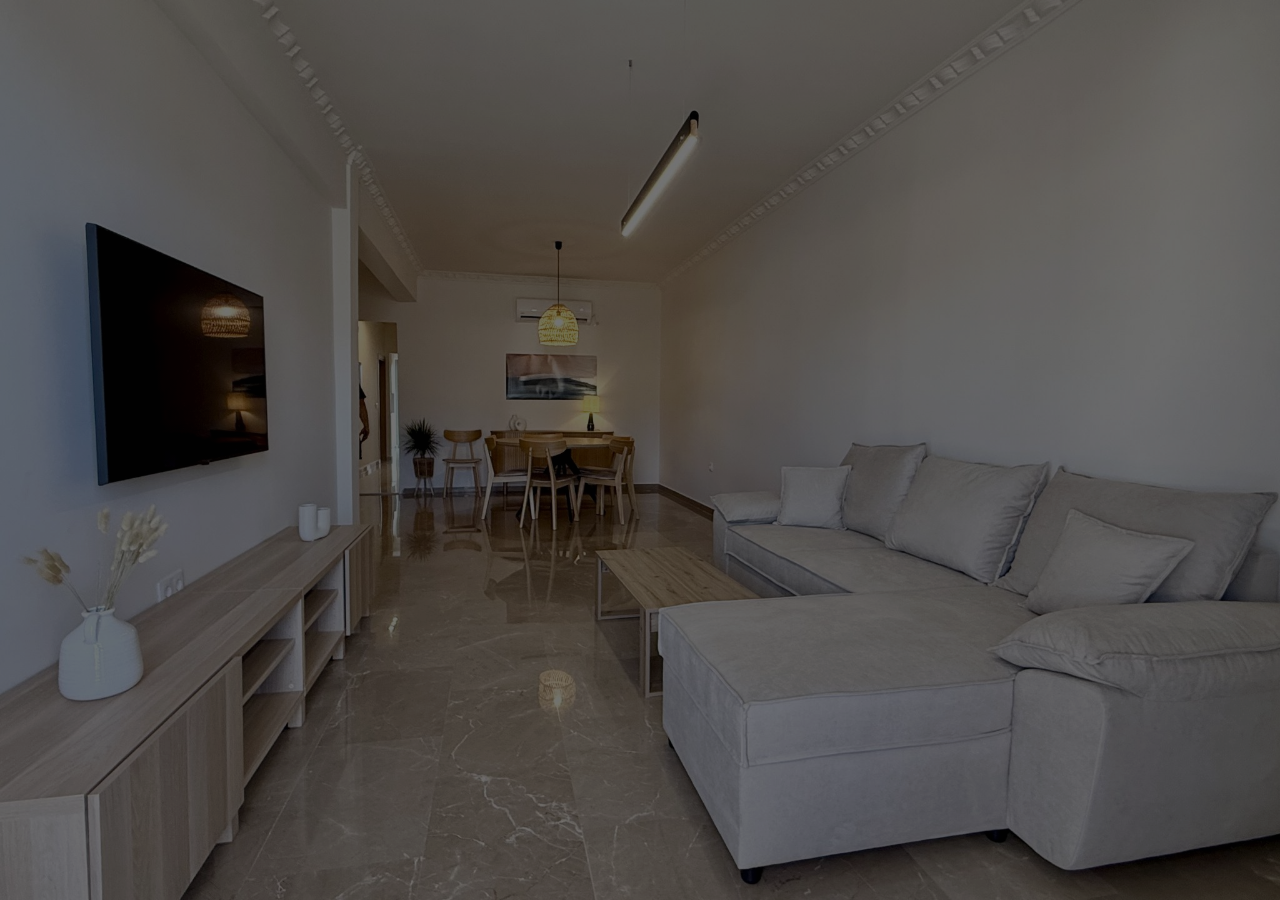
<file: index.html>
<!DOCTYPE html>
<html lang="en">
<head>
    <meta charset="UTF-8">
    <meta name="viewport" content="width=device-width, initial-scale=1.0">
    <link href="https://fonts.googleapis.com/css2?family=Roboto:wght@400;700&display=swap" rel="stylesheet">

        <!-- Other meta tags and links -->
        <link rel="stylesheet" href="https://cdnjs.cloudflare.com/ajax/libs/font-awesome/6.0.0-beta3/css/all.min.css">
    

    <title>Perla Homes</title>
    <link rel="stylesheet" href="main.css">
</head>
<body>
    <!-- Main Content Section -->
    <div class="content-container">
        <!-- Language Selector -->
        <div id="google_translate_element" class="fade-in"></div>
        <img src="images/perla logo site.png" alt="Perla Homes Logo" id="logo" class="fade-in" />

        <h1 id="main-heading" class="fade-in" translate="no">
            Welcome to <br>Deva Apartment
        </h1>
       

        <!-- Buttons -->
        <div class="button-container">
            <div class="button-item fade-in">
                <button class="round-btn" onclick="window.location.href='check_in.html'">
                    <img src="images/Checkin.png" alt="Check-In">
                </button>
                <span>Check-In <br> </span>
            </div>

            <div class="button-item fade-in">
                <button class="round-btn" onclick="showWifiCodeBox()">
                    <img src="images/wifi.png" alt="Wifi">
                </button>
                <span>WiFi Code</span>
            </div>
            
            
            <!-- Hidden Wifi Code Box -->
            <div id="wifiCodeBox" style="display:none; padding: 10px; background-color: #0e0d0d; border: 1px solid #ccc; width: 200px; height: auto; max-width: 100%; text-align: center; position: fixed; top: 50%; left: 50%; transform: translate(-50%, -50%);">
                <p> Network: <strong>ALHN-78C9</strong></p> <br>
                <p> Password: <strong>69EZ9eWjdf</strong></p>
                <button onclick="hideWifiCodeBox()">EXIT</button>
            </div>

            <div class="button-item fade-in">
                <button class="round-btn" onclick="showCodeBox()">
                    <img src="images/Key lock Heavenmono.jpg" alt="Wifi">
                </button>
                <span>Entrance code</span>
            </div>
            
            <!-- Hidden Code Box -->
            <div id="codeBox" style="display:none; padding: 10px; background-color: #0e0d0d; border: 1px solid #ccc; width: 200px; height: auto; max-width: 100%; text-align: center; position: fixed; top: 50%; left: 50%; transform: translate(-50%, -50%);">
              
                <p>Entrance code: <strong>3718</strong></p>
                <button onclick="hideCodeBox()">EXIT</button>
              
            </div>
             
            
            <div class="button-item fade-in">
                <a href="https://maps.app.goo.gl/agR4mbXM2iuuBrHQ6">
                    <img src="images/Pineza_black.webp" alt="Mobi" class="round-btn">
                    <span>Map</span>
                </a>
            </div>

            <div class="button-item fade-in">
                <a href="contacts.html">
                    <button class="round-btn">
                        <img src="images/pngtree-circle-phone-call-icon-in-black-color-png-image_6596895.png" alt="Map">
                    </button>
                    <span>Contacts</span>
                </a>
            </div>




            <div class="button-item fade-in">
                <a href="https://messinia.mobi/en">
                    <img src="images/optiki-tautotita_2.jpg" alt="Mobi" class="round-btn">
                    <span style="display:block;">Tourist<br>Guide</span>
                </a>
            </div>

            <div class="button-item fade-in">
                <a href="https://nauticholics.gr">
                    <img src="images/Nautic.webp" alt="Mobi" class="round-btn">
                    <span style="display:block;">Boat<br>Cruises</span>
                </a>
            </div>
          
        </div>
    </div>

    <!-- Footer -->
    <div class="footer fade-in">
       
        
        <!-- Social Media Links -->
        <div class="social-media">
            <a href="https://www.perlahomes.gr" target="_blank">
                <i class="fas fa-globe social-icon"></i>
            </a>
            <a href="https://www.facebook.com/PerlaHomesgr/" target="_blank">
                <i class="fab fa-facebook social-icon"></i>
            </a>
            <a href="https://www.instagram.com/perla.homes/?hl=el" target="_blank">
                <i class="fab fa-instagram social-icon"></i>
            </a>
        </div>
        <p>&copy; 2025 Perla Homes. All rights reserved.</p>
    </div>

    <script src="script.js"></script>
    <script src="script.js"></script>
    <script type="text/javascript">
        function googleTranslateElementInit() {
            new google.translate.TranslateElement({
                pageLanguage: 'en',
                includedLanguages: 'en,en,el,it,pt,ro,es,fr,ka,de,cs,hy,sq,ru', // Add more languages as needed
                layout: google.translate.TranslateElement.InlineLayout.SIMPLE
            }, 'google_translate_element');
        }
    </script>
    <script type="text/javascript" src="https://translate.google.com/translate_a/element.js?cb=googleTranslateElementInit"></script>

</body>
</file>
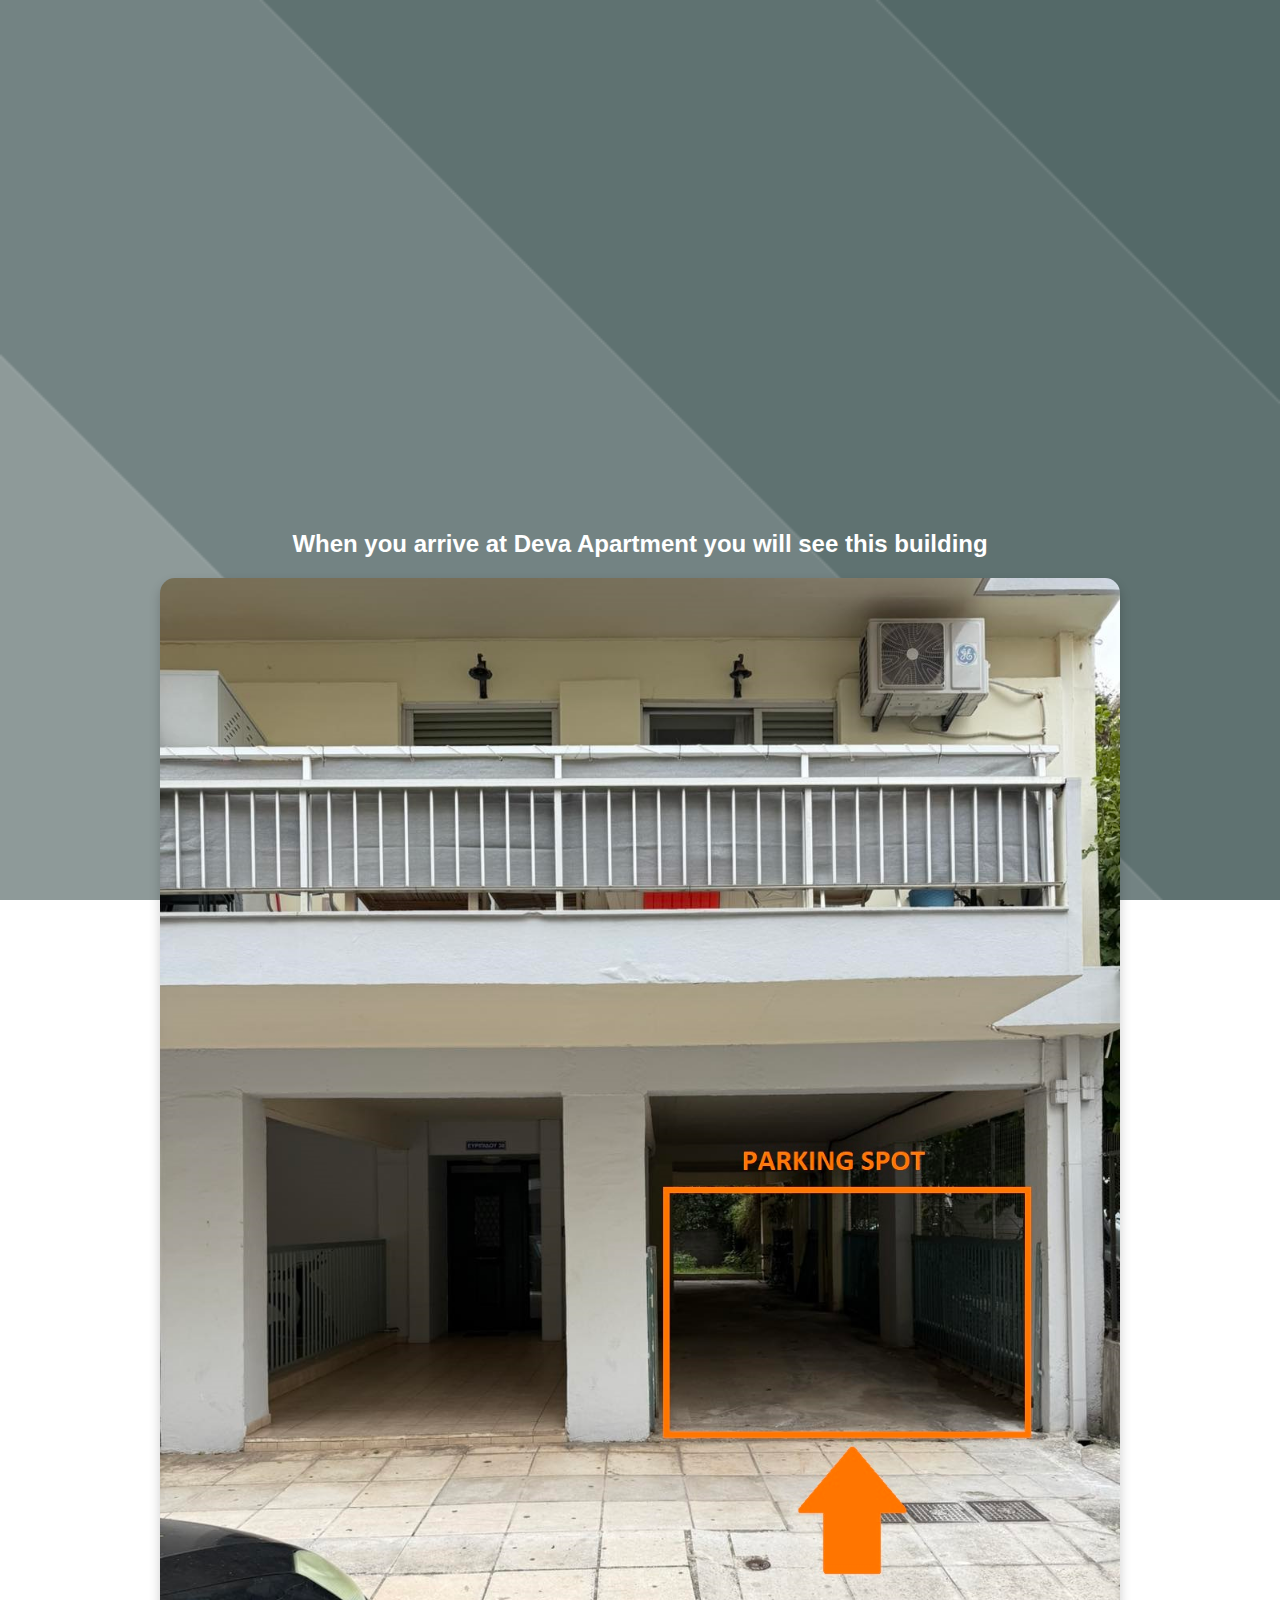
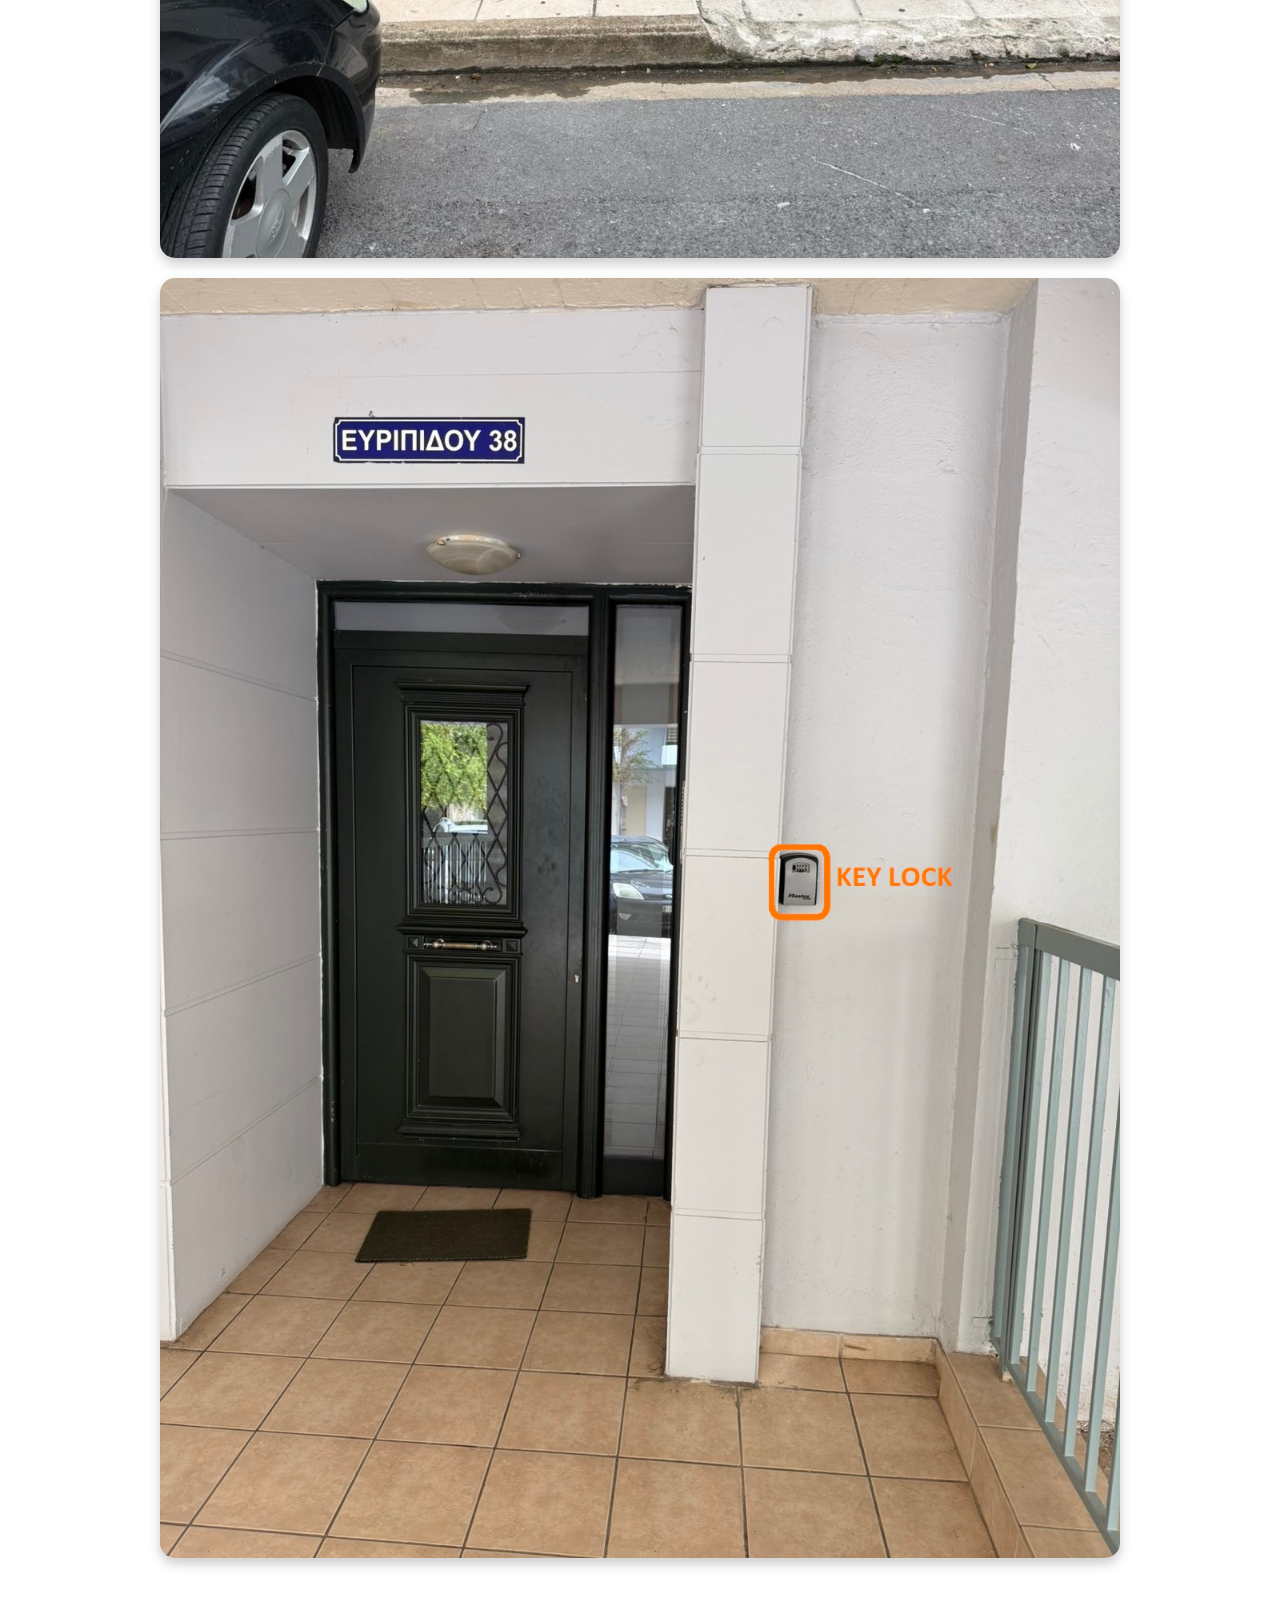
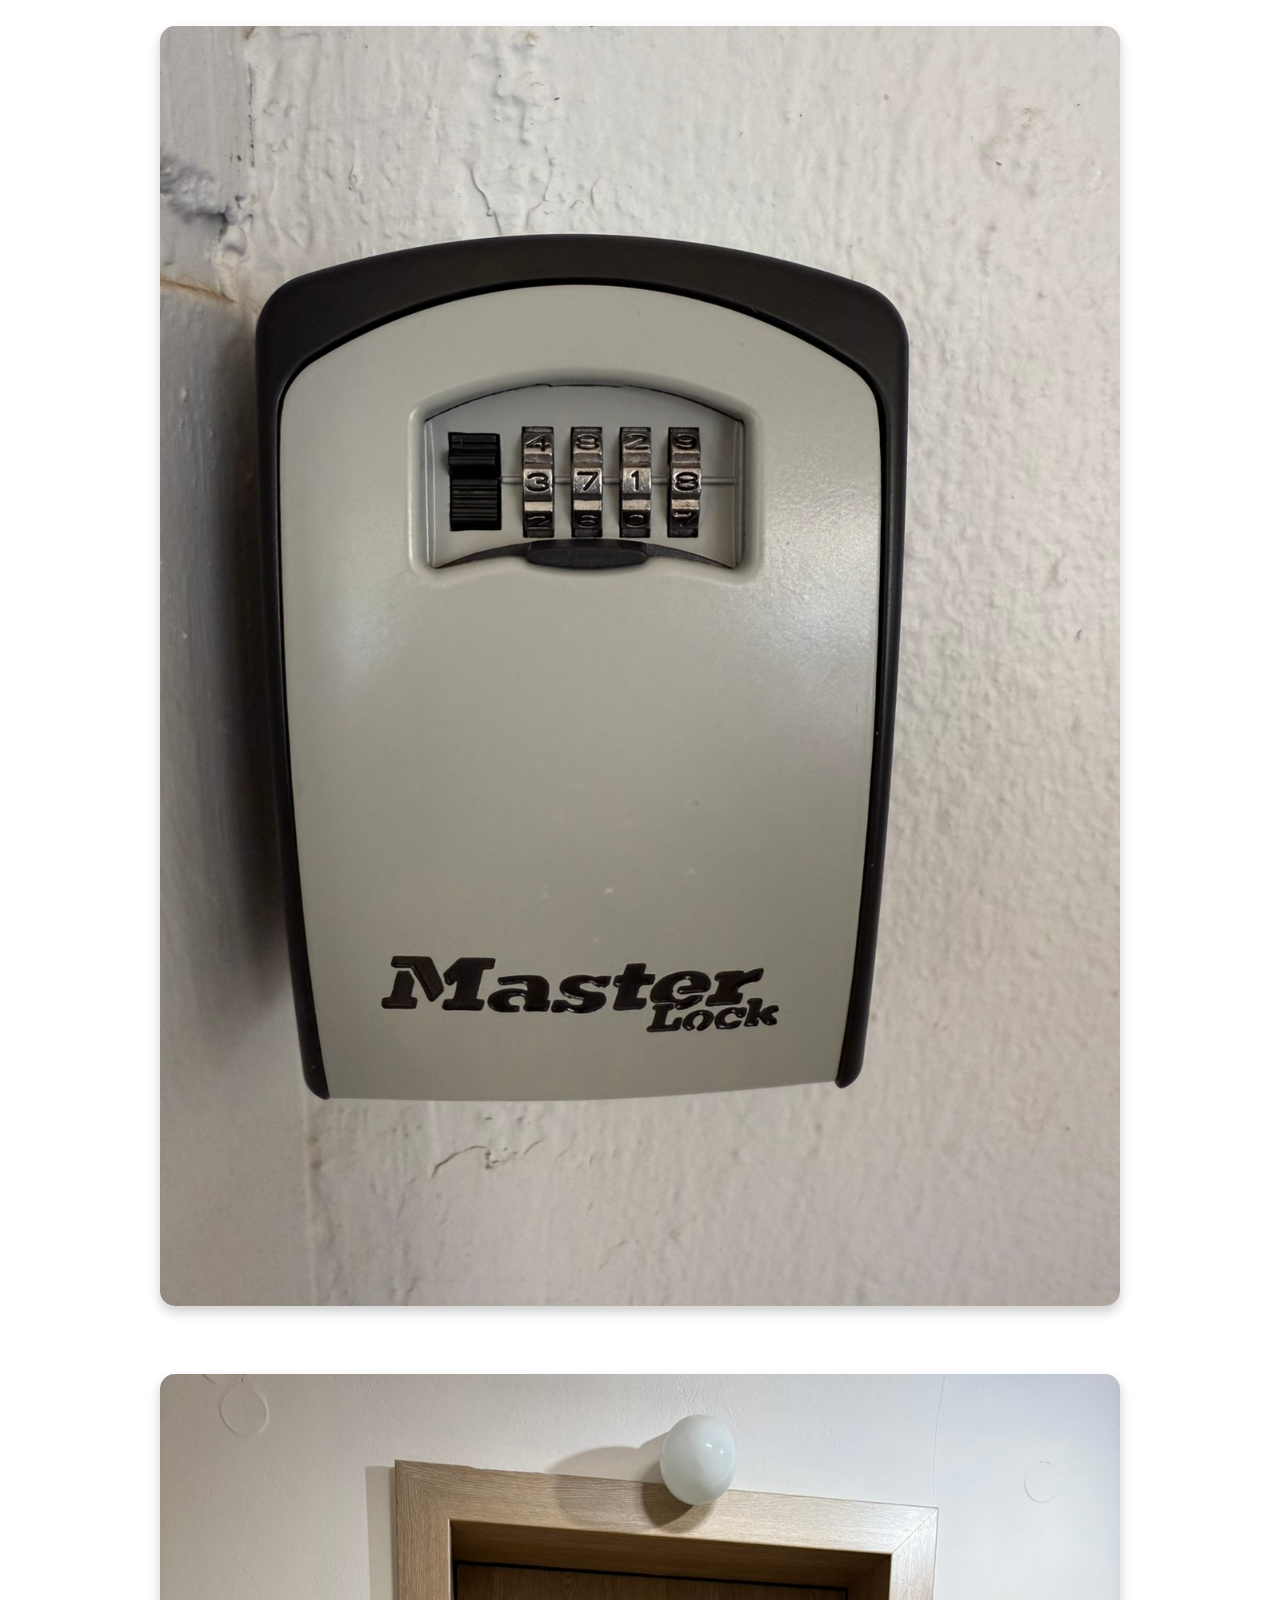
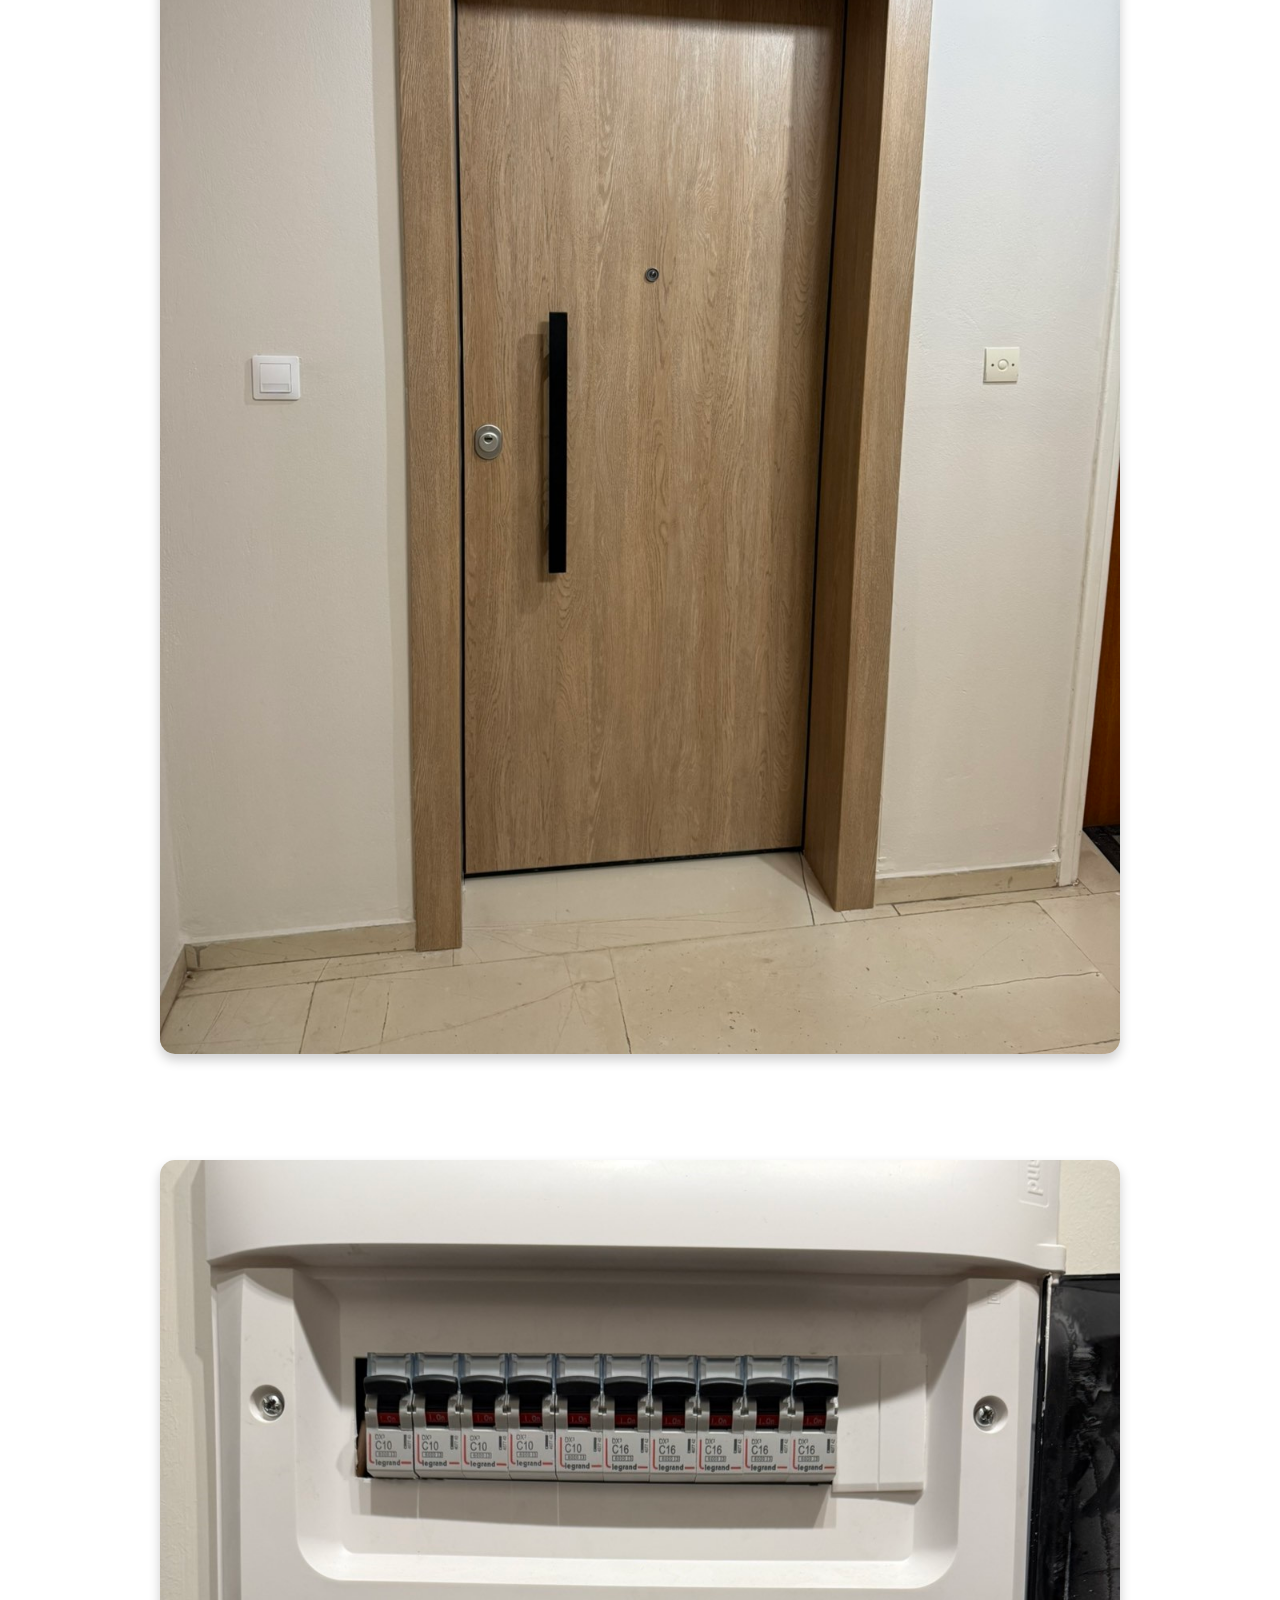
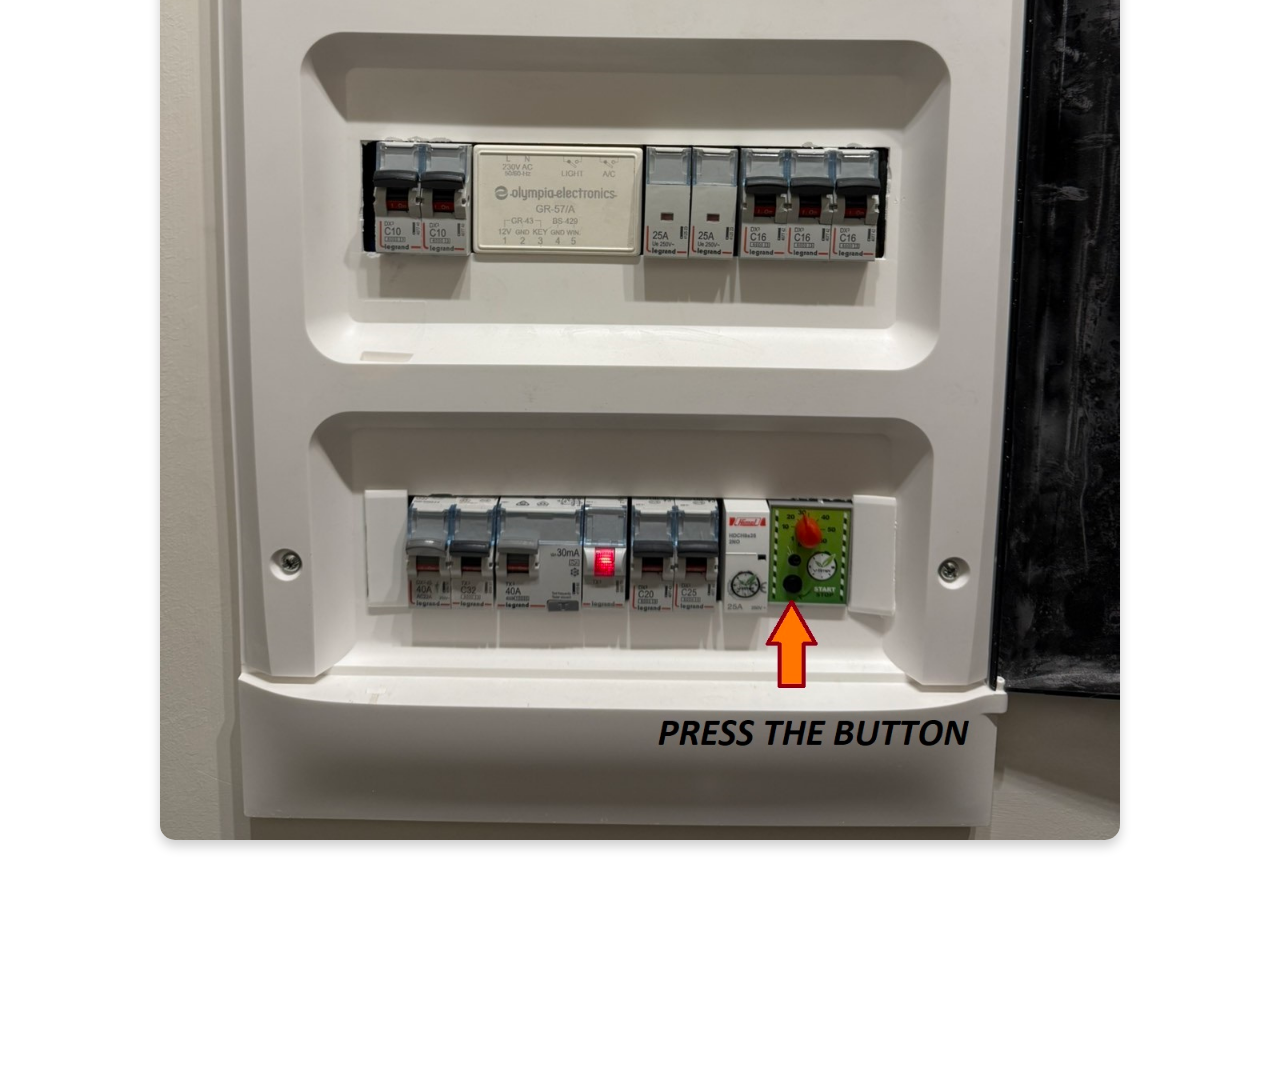
<file: check_in.html>
<!DOCTYPE html>
<html lang="en">
<head>
    <meta charset="UTF-8">
    <meta name="viewport" content="width=device-width, initial-scale=1.0">
    <link href="https://fonts.googleapis.com/css2?family=Roboto:wght@400;700&display=swap" rel="stylesheet">
    <link rel="stylesheet" href="style.css">
    <!-- Font Awesome -->
    <link href="https://cdnjs.cloudflare.com/ajax/libs/font-awesome/6.0.0-beta3/css/all.min.css" rel="stylesheet">
    <title>Perla Homes</title>
</head>
<body>
    <!-- Main Content Section -->
    <div class="content-container">
        <!-- Home Button -->
        <a href="index.html" class="home-button fade-in">
            <button>Home Page</button>
        </a>

        <!-- Language Selector -->
        <div id="google_translate_element" class="fade-in"></div>

        <!-- Logo -->
        <img src="images/perla logo site.png" alt="Perla Homes Logo" id="logo" class="fade-in" />

        <!-- Main Heading -->
        <h1 id="main-heading" class="fade-in">Check-in <br> Instructions</h1>

        <!-- Images and Content -->
        <div class="content">
            <h2>When you arrive at Deva Apartment you will see this building</h2>
            <img src="images/BUILDING_DEVA.jpg" id="front-door" alt="Access Code" />
            <img src="images/ENTRANCE_DOWN_DEVA.jpg" id="front-door" alt="Access Code" />

             

            <h2>Key Lock Box the Code is:3718</h2>
            <img src="images/KEY-LOCK DEVA.jpg" id="front-door" alt="Access Code" />
            <h2>The accomondation is on the 5th floor</h2>
            <img src="images/PORTA_DEVA.jpg" id="front-door" alt="Access Code" />

            
            <h2>Hot Water</h2>
            <p>If there is no hot water press the button it has a timer.</p>
            <img src="images/PINAKAS_DEVA.jpg" id="front-door" alt="Access Code" />



            <h2>Check-out</h2>
            <h2>Check-out Time: 11:00 AM.</h2>
            <p>Please, during check-out, leave the keys on the table and close the door. Thank you for trusting us and choosing one of our accommodations!!</p>
        </div>

        <!-- Footer -->
        <div class="footer fade-in">
           
           
            <!-- Social Media Icons -->
            <div class="social-icons">
                <a href="https://www.facebook.com/PerlaHomesgr/" target="_blank" class="social-icon"><i class="fab fa-facebook"></i></a>
                <a href="https://www.instagram.com/perla.homes/?hl=el" target="_blank" class="social-icon"><i class="fab fa-instagram"></i></a>
                <a href="https://www.perlahomes.gr" target="_blank" class="social-icon"><i class="fas fa-home"></i></a>
                
            </div>
            <p>&copy; 2025 Perla Homes. All rights reserved.</p>
        </div>
    </div>

    <script src="script.js"></script>
    <script type="text/javascript">
        function googleTranslateElementInit() {
            new google.translate.TranslateElement({
                pageLanguage: 'en',
                includedLanguages: 'en,el,it,pt,ro,es,fr,ka,de,cs,hy,sq,ru',
                layout: google.translate.TranslateElement.InlineLayout.SIMPLE
            }, 'google_translate_element');
        }
    </script>
    <script type="text/javascript" src="https://translate.google.com/translate_a/element.js?cb=googleTranslateElementInit"></script>
</body>
</html>
</file>
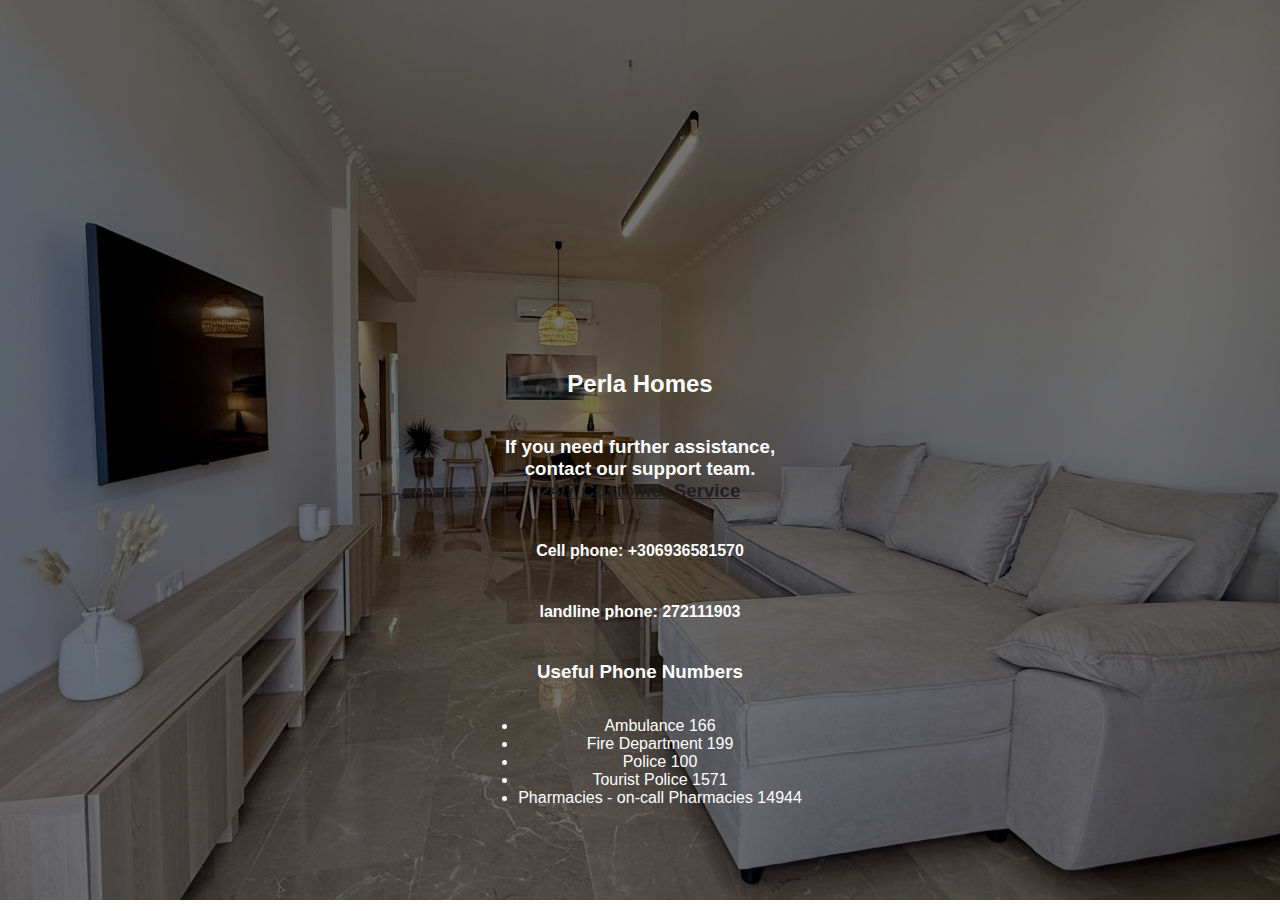
<file: contacts.html>
<!DOCTYPE html>
<html lang="en">
<head>
    <meta charset="UTF-8">
    <meta name="viewport" content="width=device-width, initial-scale=1.0">
    <link href="https://fonts.googleapis.com/css2?family=Roboto:wght@400;700&display=swap" rel="stylesheet">
    <link rel="stylesheet" href="https://cdnjs.cloudflare.com/ajax/libs/font-awesome/6.0.0-beta3/css/all.min.css">
    <title>Perla Homes</title>
    <link rel="stylesheet" href="main.css">
</head>
<body>
    <!-- Main Content Section -->
    <div class="content-container">

        <a href="index.html" class="home-button fade-in">
            <button>Home Page</button>
        </a>
        <!-- Language Selector -->
        <div id="google_translate_element" class="fade-in"></div>
        <img src="images/perla logo site.png" alt="Perla Homes Logo" id="logo" class="fade-in" />

        <h1 id="main-heading" class="fade-in">Useful Phone Numbers</h1>
        <h2>Perla Homes <br> </h2>
        <h3>If you need further assistance,<br> contact our support team.<br>
          <a href="tel:6936581570">24/7 Customer Service</a><br>
          <h4>Cell phone: +306936581570</h4>
          <h4>landline phone: 272111903</h4>
          
           
           
        
            


        <h3>Useful Phone Numbers</h3>
        <ul>

            <li>Ambulance 166</li>
            <li>Fire Department 199</li>
            <li>Police 100</li>
            <li>Tourist Police 1571</li>
            <li>Pharmacies - on-call Pharmacies 14944</li>
          </ul> 
    </div>

    <!-- Footer -->
    <div class="footer fade-in">
       
        
        <!-- Social Media Links -->
        <div class="social-media">
            <a href="https://www.perlahomes.gr" target="_blank">
                <i class="fas fa-globe social-icon"></i>
            </a>
            <a href="https://www.facebook.com/PerlaHomesgr/" target="_blank">
                <i class="fab fa-facebook social-icon"></i>
            </a>
            <a href="https://www.instagram.com/yourprofile" target="_blank">
                <i class="fab fa-instagram social-icon"></i>
            </a>
        </div>
        <p>&copy; 2025 Perla Homes. All rights reserved.</p>
    </div>

    <script src="script.js"></script>
    <script src="script.js"></script>
    <script type="text/javascript">
        function googleTranslateElementInit() {
            new google.translate.TranslateElement({
                pageLanguage: 'en',
                includedLanguages: 'en,el,it,pt,ro,es,fr,ka,de,cs,hy,sq,ru', // Add more languages as needed
                layout: google.translate.TranslateElement.InlineLayout.SIMPLE
            }, 'google_translate_element');
        }
    </script>
    <script type="text/javascript" src="https://translate.google.com/translate_a/element.js?cb=googleTranslateElementInit"></script>

</body>
</file>
<file: main.css>
body, html {
    margin: 0;
    padding: 0;
    font-family: Arial, sans-serif;
    height: 100%;
    display: flex;
    flex-direction: column;
}

/* Background with image and overlay */
body {
    background-image: linear-gradient(rgba(0, 0, 0, 0.5), rgba(0, 0, 0, 0.5)), url('images/Deva_main.jpg'); /* Add a semi-transparent overlay */
    background-size: cover;
    background-position: center;
    background-attachment: fixed;
    color: white;
}

/* Semi-transparent overlay */
body::after {
    content: "";
    position: absolute;
    top: 0;
    left: 0;
    right: 0;
    bottom: 0;
    background: rgba(10, 10, 10, 0.1); /* Adjust this to change the contrast */
    z-index: -1; /* Places the overlay behind content */
}

/* Main Content */
.content-container {
    flex: 1;
    display: flex;
    flex-direction: column;
    justify-content: center;
    align-items: center;
    text-align: center;
    padding: 20px;
}

/* Language selector positioned at the top left */
#google_translate_element {
    position: absolute;
    top: 1px;
    left: 1px;
    z-index: 9999;
    padding: 5px;
    border: 1px solid #ccc; /* Optional border */
    border-radius: 5px; /* Optional rounded corners */
}

/* Button container */
.button-container {
    display: flex;
    justify-content: center;
    gap: 20px;
    margin-top: 10px;
    flex-wrap: wrap; /* Allows wrapping for smaller screens */
}

/* Styling for each button item */
.button-item {
    display: flex;
    flex-direction: column;
    align-items: center;
    text-align: center;
}

/* Pulse Animation for buttons */
@keyframes pulse {
    0% {
        transform: scale(1);
    }
    50% {
        transform: scale(1.1); /* Button grows */
    }
    100% {
        transform: scale(1); /* Button returns to original size */
    }
}

/* Styling for round buttons */
.round-btn {
    background-color: #eff5ef;
    color: white;
    border: none;
    padding: 0; /* Remove padding */
    border-radius: 50%;
    width: 75px;  /* Smaller width */
    height: 75px;  /* Smaller height */
    display: flex;
    justify-content: center;
    align-items: center;
    cursor: pointer;
    transition: background-color 0.3s, transform 0.2s, box-shadow 0.2s; /* Smooth transition */
    overflow: hidden; /* Ensure image stays inside the circle */
    margin-bottom: 8px; /* Space between button and text */
    animation: pulse 3s infinite; /* Reduced duration for better performance */
    animation-play-state: paused; /* Pause animation by default */
    will-change: transform; /* Hint to the browser for optimization */
}

/* Hover effect for the round buttons with bounce animation */
.round-btn:hover {
    background-color: #3d5e4d;
    transform: scale(1.1); /* Slight enlargement on hover */
    box-shadow: 0 6px 12px rgba(0, 0, 0, 0.3); /* Stronger shadow for hover */
    animation: bounce 0.3s ease; /* Apply bounce animation on hover */
    animation-play-state: running; /* Resume animation on hover */
}

@keyframes bounce {
    0% {
        transform: scale(1.1) translateY(0);
    }
    30% {
        transform: scale(1.1) translateY(-5px); /* Move upwards */
    }
    50% {
        transform: scale(1.1) translateY(0); /* Back to original position */
    }
    70% {
        transform: scale(1.1) translateY(-3px); /* Small move upwards */
    }
    100% {
        transform: scale(1.1) translateY(0); /* Final return to original position */
    }
}

/* Focus effect */
.round-btn:focus {
    outline: none;
    box-shadow: 0 0 10px rgba(255, 255, 255, 0.8); /* Focus outline for accessibility */
}

/* Image inside the button */
.round-btn img {
    width: 90%; /* Fill the button's width */
    height: 90%; /* Fill the button's height */
    object-fit: cover; /* Ensures the image covers the entire circle without distortion */
}

/* Button click effect */
button:active {
    transform: scale(0.98); /* Slight scale-down effect on click */
}

/* Text under the button */
.button-item span {
    color: white;
    font-size: 13px; /* Smaller text */
    font-weight: bold;
}

/* Footer */
.footer {
    /*background-color: rgb(140, 150, 144);*/ /* Optional: background for the footer */
    width: 100%;
    padding: 5px 0;
    text-align: center;
    color: #7c7979;
}

.footer p {
    margin: 0;
}

/* Logo Styling */
#logo {
    display: block;
    margin: 0 auto; /* Center the logo */
    max-width: 350px; /* Adjust the size as needed */
    height: auto; /* Keep the aspect ratio intact */
    padding-bottom: 20px;
   
}

/* Styling for h1 element */
#main-heading {
    font-family: 'Lobster', cursive;
    font-size: 2.5rem;
    color: white;
    text-align: center;
    margin-top: 10px;
    text-shadow: 2px 2px 4px rgba(0, 0, 0, 0.5);
}

p {
    text-align: center; /* Centers the text */
    font-size: 1em;    /* Optional: adjust the font size */
    color: white;      /* Optional: ensure the text is white */
    margin-top: 5px;   /* Optional: add some spacing from the heading */
}

/* Define the animation for fade-in effect */
.fade-in {
    opacity: 0; /* Start as invisible */
    animation: fadeInAnimation 4s forwards; /* Apply animation */
}

@keyframes fadeInAnimation {
    0% {
        opacity: 0; /* Invisible at the start */
    }
    100% {
        opacity: 1; /* Fully visible at the end */
    }
}

/* Optional: Delay different elements to stagger their appearance */
#logo {
    animation-delay: 1s; /* Delay the logo by 0.5s */
}

#main-heading {
    animation-delay: 1.5s; /* Delay the heading by 1s */
}

.button-item {
    animation-delay: 2s; /* Delay buttons by 1.5s */
    animation-duration: 3s;
}

/* Optional: Make images inside the page responsive */
img1 {
    max-width: 100%;
    height: auto;
    display: block;
    margin: 0 auto;
    object-fit: contain; /* Ensures image is resized while maintaining aspect ratio */
}

/* Home Button Styling */
a {
    color: rgb(32, 31, 31); /* Change to any color you like */
}

.home-button {
    position: fixed;
    top: 50px; /* Distance from the top */
    right: 10px; /* Distance from the right */
    z-index: 1000; /* Ensure it's above other content */
}

.home-button button {
    background-color: #e0c188; /* Green background */
    color: white; /* White text */
    padding: 10px 10px; /* Some padding */
    border: none; /* No border */
    border-radius: 100px; /* Rounded corners */
    font-size: 16px;
    font-weight: 700;
    cursor: pointer;
}

.home-button button:hover {
    background-color: #0c0c0c; /* Darker green on hover */
}

.tourist-guide {
    display: block;
    white-space: pre-line;
}

.social-media {
    margin-top: 10px;
    display: flex;
    justify-content: center;
    gap: 20px;
    color: #7c7979; /* Set a default color for social media icons */
}
 
h1 {
    font-size: 2.5rem; /* Adjust the size of the text */
    color: white; /* Make the text white */
    text-align: center; /* Center align the text */
    margin-top: 10px; /* Add some space between the logo and the heading */
    margin-bottom: 20px; /* Add space between the heading and the buttons */
    padding-bottom: 50px;
    text-shadow: 2px 2px 4px rgba(0, 0, 0, 0.5); /* Optional: add shadow for better readability */
}
.social-icon {
    font-size: 30px;  /* Size of the icons */
    color: #7c7979;      /* Icon color */
    transition: transform 0.3s ease-in-out, color 0.3s ease-in-out;
}

.social-icon:hover {
    transform: scale(1.1);  /* Slightly enlarge the icon on hover */
    color: #0077b5;         /* Change color on hover (blue for Facebook) */
}

.social-media a:nth-child(2) .social-icon:hover {
    color: #e4405f;  /* Change color on hover (red/pink for Instagram) */
}
</file>
<file: style.css>
/* Basic Reset */
body, html {
    margin: 0;
    padding: 0;
    font-family: Arial, sans-serif;
    height: 100%;
    display: flex;
    flex-direction: column;
}

/* Background with image and overlay */
body {
    background-image: url('images/fontoCheck.png'); /* Replace with your background image */
    background-size: cover;
    background-position: center;
    background-attachment: fixed;
    color: white;
}

/* Semi-transparent overlay */
body::after {
    content: "";
    position: absolute;
    top: 0;
    left: 0;
    right: 0;
    bottom: 0;
    background: rgba(10, 10, 10, 0.1); /* Adjust this to change the contrast */
    z-index: -1; /* Places the overlay behind content */
}

/* Main Content */
.content-container {
    flex: 1;
    display: flex;
    flex-direction: column;
    justify-content: center;
    align-items: center;
    text-align: center;
    padding: 20px;
}

/* Language selector positioned at the top left */
#google_translate_element {
    position: absolute;
    top: 1px;
    left: 1px;
    z-index: 9999;
    padding: 5px;
    border: 1px solid #ccc; /* Optional border */
    border-radius: 5px; /* Optional rounded corners */
}

/* Button container */
.button-container {
    display: flex;
    justify-content: center;
    gap: 20px;
    margin-top: 10px;
    flex-wrap: wrap; /* Allows wrapping for smaller screens */
}

/* Styling for each button item */
.button-item {
    display: flex;
    flex-direction: column;
    align-items: center;
    text-align: center;
}

.round-btn {
    background-color: #eff5ef;
    color: white;
    border: none;
    padding: 0; /* Remove padding */
    border-radius: 50%;
    width: 80px;  /* Smaller width */
    height: 80px;  /* Smaller height */
    display: flex;
    justify-content: center;
    align-items: center;
    cursor: pointer;
    transition: background-color 0.3s;
    overflow: hidden; /* Ensure image stays inside the circle */
    margin-bottom: 8px; /* Space between button and text */
}

.round-btn:hover {
    background-color: #3d5e4d;
}

.round-btn:focus {
    outline: none;
}

.round-btn img {
    width: 100%;
    height: 100%;
    object-fit: cover;
    border-radius: 50%;
}

button:active {
    transform: scale(0.98); /* Slight scale-down effect on click */
}

/* Text under the button */
.button-item span {
    color: white;
    font-size: 17px; /* Smaller text */
    font-weight: bold;
}

/* Footer */
.footer {
    background-color: rgb(140, 150, 144);
    width: 100%;
    padding: 5px 0;
    text-align: center;
    color: white;
}

.footer p {
    margin: 0;
}

#logo {
    display: block;
    margin: 0 auto; /* Center the logo */
    max-width: 350px; /* Adjust the size as needed */
    height: auto; /* Keep the aspect ratio intact */
    margin-top: 200px;
}

/* Box-shadow effect */
.box-shadow {
    box-shadow: 0 4px 6px rgba(0, 0, 0, 0.2);
}

.box-shadow:hover {
    box-shadow: 0 6px 10px rgba(0, 0, 0, 0.3);
}

/* Styling for h1 element */
#main-heading {
    font-family: 'Roboto', sans-serif; /* Use a nice, modern font like Roboto */
    font-size: 2rem; /* Adjust the size of the text */
    color: white; /* Make the text white */
    text-align: center; /* Center align the text */
    margin-top: 10px; /* Add some space between the logo and the heading */
    text-shadow: 2px 2px 4px rgba(0, 0, 0, 0.5); /* Optional: add shadow for better readability */
}

p {
    text-align: center; /* Centers the text */
    font-size: 1em;    /* Optional: adjust the font size */
    color: white;        /* Optional: ensure the text is white */
    margin-top: 5px;    /* Optional: add some spacing from the heading */
}

/* Define the animation for fade-in effect */
.fade-in {
    opacity: 0; /* Start as invisible */
    animation: fadeInAnimation 2s forwards; /* Apply animation */
}

@keyframes fadeInAnimation {
    0% {
        opacity: 0; /* Invisible at the start */
    }
    100% {
        opacity: 1; /* Fully visible at the end */
    }
}

/* Optional: Delay different elements to stagger their appearance */
#logo {
    animation-delay: 1s; /* Delay the logo by 0.5s */
}

#main-heading {
    animation-delay: 1.5s; /* Delay the heading by 1s */
}

.button-item {
    animation-delay: 2s; /* Delay buttons by 1.5s */
    animation-duration: 3s;
}

/* Images Styling */
.content img {
    display: block;  /* Ensures the image is a block element */
    margin: 20px auto;  /* Center images horizontally */
    max-width: 80%;  /* Adjust this value to control the maximum width of your images */
    height: auto;
    border-radius: 15px;  /* Optional: Adds rounded corners to images */
    box-shadow: 0 6px 12px rgba(0, 0, 0, 0.2);  /* Adds a subtle shadow around the images */
    transition: transform 0.3s ease, box-shadow 0.3s ease;  /* Smooth transition on hover */
}

/* On hover, enlarge the image slightly and increase shadow for a 3D effect */
.content img:hover {
    transform: scale(1.05);  /* Slightly enlarge the image */
    box-shadow: 0 10px 15px rgba(0, 0, 0, 0.3);  /* Deeper shadow on hover */
}

/* Responsive Design for Images */
@media (max-width: 768px) {
    .content img {
        max-width: 95%;  /* Allow the image to fill more of the screen on mobile */
    }
}

/* Home Button */
.home-button {
    position: fixed;
    top: 50px; /* Distance from the top */
    right: 10px; /* Distance from the right */
    z-index: 1000; /* Ensure it's above other content */
}

.home-button button {
    background-color: #9b9e89; /* Green background */
    color: white; /* White text */
    padding: 10px 10px; /* Some padding */
    border: none; /* No border */
    border-radius: 5px; /* Rounded corners */
    font-size: 16px;
    font-weight: 700;
    cursor: pointer;
}

.home-button button:hover {
    background-color: #0c0c0c; /* Darker green on hover */
}

/* Social Media Icons */
.social-media {
    margin-top: 10px;
    display: flex;
    justify-content: center;
    gap: 20px;
}

.social-icon {
    font-size: 30px;  /* Size of the icons */
    color: #000;      /* Icon color */
    transition: transform 0.3s ease-in-out, color 0.3s ease-in-out;
}

.social-icon:hover {
    transform: scale(1.1);  /* Slightly enlarge the icon on hover */
    color: #0077b5;         /* Change color on hover (blue for Facebook) */
}

.social-media a:nth-child(2) .social-icon:hover {
    color: #e4405f;  /* Change color on hover (red/pink for Instagram) */
}
</file>
